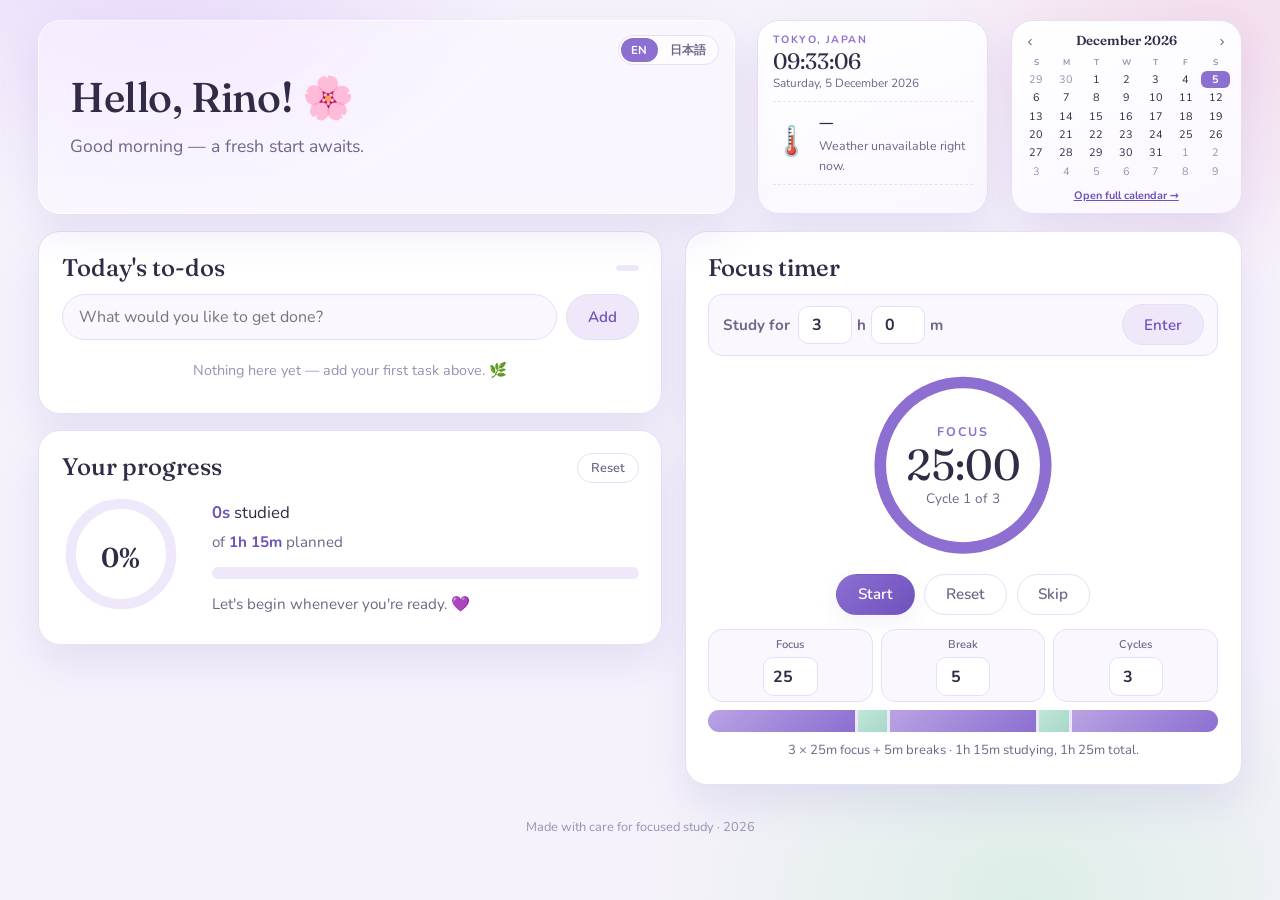
<file: index.html>
<!DOCTYPE html>
<html lang="en">
<head>
  <meta charset="UTF-8" />
  <meta name="viewport" content="width=device-width, initial-scale=1.0" />
  <meta name="description" content="Rino's study companion — Tokyo time & weather, a to-do list, a customizable Pomodoro timer, and your study progress." />
  <title>Hello, Rino! · Study Companion</title>
  <link rel="preconnect" href="https://fonts.googleapis.com" />
  <link rel="preconnect" href="https://fonts.gstatic.com" crossorigin />
  <link href="https://fonts.googleapis.com/css2?family=Fraunces:opsz,wght@9..144,400;9..144,500;9..144,600&family=Nunito:wght@300;400;500;600;700&display=swap" rel="stylesheet" />
  <link rel="stylesheet" href="css/styles.css" />
</head>
<body>
  <div class="aurora" aria-hidden="true"></div>

  <main class="shell">
    <!-- ===== Header ===== -->
    <header class="hero">
      <div class="hero-greeting">
        <div class="lang-switch" data-lang-switch role="group" aria-label="Language">
          <button type="button" data-lang="en">EN</button>
          <button type="button" data-lang="ja">日本語</button>
        </div>
        <h1><span data-i18n="greeting">Hello, Rino!</span> <span class="wave" aria-hidden="true">🌙</span></h1>
        <p class="subtitle" data-greeting-sub>Ready to focus?</p>
      </div>

      <section class="weather-card" data-weather aria-label="Tokyo time and weather">
        <div class="weather-time">
          <span class="weather-loc" data-i18n="tokyo">Tokyo, Japan</span>
          <span class="clock" data-clock>--:--:--</span>
          <span class="date" data-date>—</span>
        </div>
        <div class="weather-now">
          <span class="weather-icon" data-weather-icon aria-hidden="true">…</span>
          <div class="weather-readout">
            <span class="temp" data-temp>—</span>
            <span class="cond" data-cond>Loading weather…</span>
            <span class="humidity" data-humidity></span>
          </div>
        </div>
        <ul class="forecast" data-forecast aria-label="3-day forecast"></ul>
      </section>

      <section class="cal-card" aria-label="Calendar">
        <div class="cc-head">
          <button type="button" data-cc-prev aria-label="Previous month">‹</button>
          <strong data-cc-title>—</strong>
          <button type="button" data-cc-next aria-label="Next month">›</button>
        </div>
        <div class="cc-grid" data-cc-grid></div>
        <a class="cc-open" href="calendar.html" data-i18n="openCal">Open full calendar →</a>
      </section>
    </header>

    <!-- ===== Dashboard ===== -->
    <div class="dash-grid">
      <!-- Left column: to-do + progress -->
      <div class="dash-col">
        <!-- To-do -->
        <section class="panel todo" aria-label="To-do list">
          <div class="panel-head">
            <h2 data-i18n="todos">Today's to-dos</h2>
            <span class="counter" data-todo-counter></span>
          </div>
          <form class="todo-add" data-todo-form>
            <input type="text" data-todo-input data-i18n-ph="todoPlaceholder" placeholder="What would you like to get done?" aria-label="New to-do" maxlength="120" />
            <button type="submit" class="btn btn-soft" aria-label="Add to-do" data-i18n="add">Add</button>
          </form>
          <ul class="todo-list" data-todo-list></ul>
          <p class="empty-note" data-todo-empty data-i18n="todoEmpty">Nothing here yet — add your first task above. 🌿</p>
        </section>

        <!-- Progress -->
        <section class="panel progress" aria-label="Study progress">
          <div class="panel-head">
            <h2 data-i18n="progressTitle">Your progress</h2>
            <button type="button" class="btn btn-ghost btn-tiny" data-reset-progress data-i18n="reset">Reset</button>
          </div>
          <div class="progress-body">
            <div class="progress-ring-wrap">
              <svg class="pring" viewBox="0 0 160 160" data-progress-ring>
                <circle class="pring-track" cx="80" cy="80" r="68" />
                <circle class="pring-fill" cx="80" cy="80" r="68" data-progress-fill />
              </svg>
              <div class="pring-center">
                <span class="pring-pct" data-progress-pct>0%</span>
              </div>
            </div>
            <div class="progress-stats">
              <p class="progress-line" data-studied-line></p>
              <p class="progress-line muted" data-planned-line></p>
              <div class="progress-bar"><span data-progress-bar></span></div>
              <p class="affirm" data-affirm>Let's begin whenever you're ready. 💜</p>
            </div>
          </div>
        </section>
      </div>

      <!-- Right column: Pomodoro -->
      <section class="panel pomodoro" data-pomodoro aria-label="Pomodoro timer">
        <div class="panel-head">
          <h2 data-i18n="focusTimer">Focus timer</h2>
          <button type="button" class="btn btn-ghost btn-tiny" data-edit-plan hidden data-i18n="editPlan">Edit plan</button>
        </div>

        <!-- Decide duration first (full-width, above the clock) -->
        <div class="pomo-duration" data-pomo-duration>
          <label><span data-i18n="studyFor">Study for</span>
            <span class="inline-inputs">
              <input type="number" min="0" max="12" data-total-hours value="3" aria-label="Study hours" /> <span data-i18n="hUnit">h</span>
              <input type="number" min="0" max="59" step="5" data-total-mins value="0" aria-label="Study minutes" /> <span data-i18n="mUnit">m</span>
            </span>
          </label>
          <button type="button" class="btn btn-soft" data-suggest data-i18n="enter">Enter</button>
        </div>

        <!-- Timer -->
        <div class="pomo-timer">
          <div class="ring-wrap">
            <svg class="ring" viewBox="0 0 220 220" data-ring>
              <circle class="ring-track" cx="110" cy="110" r="100" />
              <circle class="ring-progress" cx="110" cy="110" r="100" data-ring-progress />
            </svg>
            <div class="ring-center">
              <span class="phase-label" data-phase>Focus</span>
              <span class="ring-time" data-ring-time>25:00</span>
              <span class="cycle-label" data-cycle-label>Cycle 1 of 3</span>
            </div>
          </div>
          <div class="timer-controls">
            <button type="button" class="btn btn-primary" data-start data-i18n="start">Start</button>
            <button type="button" class="btn btn-soft" data-pause hidden data-i18n="pause">Pause</button>
            <button type="button" class="btn btn-ghost" data-reset data-i18n="reset">Reset</button>
            <button type="button" class="btn btn-ghost" data-skip data-i18n="skip">Skip</button>
          </div>
        </div>

        <!-- Setup (hidden once a session starts) -->
        <div class="pomo-setup" data-pomo-setup>
          <div class="setup-grid">
            <label><span data-i18n="focus">Focus</span><input type="number" min="5" max="90" data-focus-len value="25" /></label>
            <label><span data-i18n="breakLabel">Break</span><input type="number" min="1" max="30" data-break-len value="5" /></label>
            <label><span data-i18n="cyclesLabel">Cycles</span><input type="number" min="1" max="20" data-cycles value="3" /></label>
          </div>

          <div class="schedule" data-schedule aria-label="Session schedule"></div>
          <p class="schedule-summary" data-schedule-summary></p>
        </div>
      </section>
    </div><!-- /.dash-grid -->

    <footer class="foot">
      <p><span data-i18n="footer">Made with care for focused study</span> · <span data-year></span></p>
    </footer>
  </main>

  <script src="js/app.js"></script>
</body>
</html>
</file>
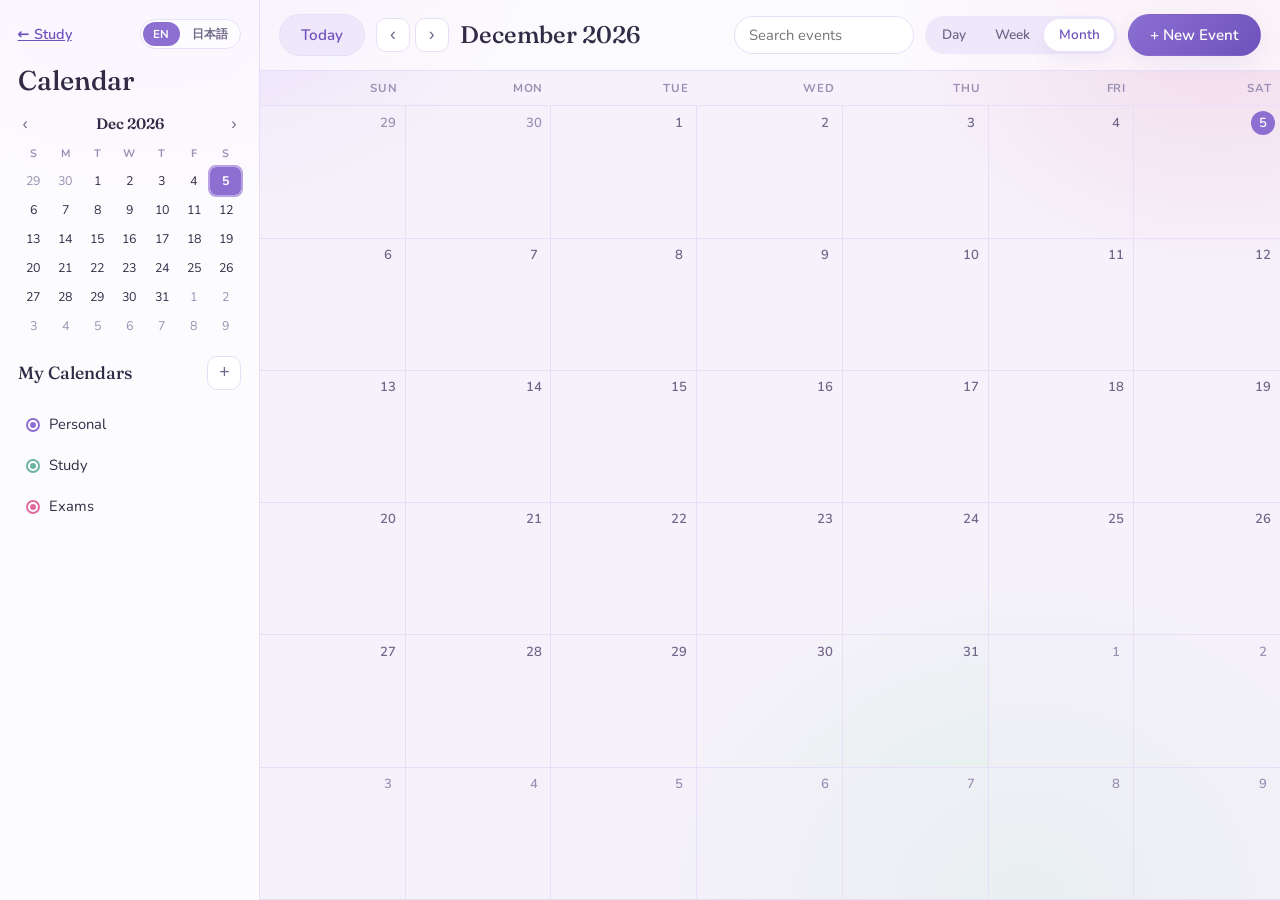
<file: calendar.html>
<!DOCTYPE html>
<html lang="en">
<head>
  <meta charset="UTF-8" />
  <meta name="viewport" content="width=device-width, initial-scale=1.0" />
  <meta name="description" content="Rino's calendar — month, week, and day views with events, multiple calendars, recurrence, and search." />
  <title>Calendar · Hello, Rino!</title>
  <link rel="preconnect" href="https://fonts.googleapis.com" />
  <link rel="preconnect" href="https://fonts.gstatic.com" crossorigin />
  <link href="https://fonts.googleapis.com/css2?family=Fraunces:opsz,wght@9..144,400;9..144,500;9..144,600&family=Nunito:wght@300;400;500;600;700&display=swap" rel="stylesheet" />
  <link rel="stylesheet" href="css/styles.css" />
  <link rel="stylesheet" href="css/calendar.css" />
</head>
<body>
  <div class="aurora" aria-hidden="true"></div>

  <div class="cal-app">
    <!-- ===== Sidebar ===== -->
    <aside class="cal-sidebar" data-sidebar>
      <div class="cal-side-top">
        <a class="cal-back" href="index.html" data-i18n="study">← Study</a>
        <div class="lang-switch" data-lang-switch role="group" aria-label="Language">
          <button type="button" data-lang="en">EN</button>
          <button type="button" data-lang="ja">日本語</button>
        </div>
      </div>
      <h1 class="cal-brand" data-i18n="calendar">Calendar</h1>

      <div class="mini-cal" data-mini></div>

      <div class="cal-list-head">
        <h2 data-i18n="myCalendars">My Calendars</h2>
        <button type="button" class="icon-btn" data-add-calendar aria-label="Add calendar">+</button>
      </div>
      <ul class="cal-list" data-cal-list></ul>
    </aside>

    <!-- ===== Main ===== -->
    <main class="cal-main">
      <header class="cal-toolbar">
        <div class="tb-left">
          <button type="button" class="icon-btn" data-menu aria-label="Toggle sidebar">☰</button>
          <button type="button" class="btn btn-soft" data-today data-i18n="today">Today</button>
          <div class="nav-arrows">
            <button type="button" class="icon-btn" data-prev aria-label="Previous">‹</button>
            <button type="button" class="icon-btn" data-next aria-label="Next">›</button>
          </div>
          <h2 class="cal-title" data-title>—</h2>
        </div>

        <div class="tb-right">
          <div class="search-wrap">
            <input type="search" placeholder="Search events" data-i18n-ph="searchPh" data-search aria-label="Search events" />
            <ul class="search-results" data-search-results hidden></ul>
          </div>
          <div class="view-switch" role="tablist" aria-label="Calendar view">
            <button type="button" data-view="day" role="tab" data-i18n="day">Day</button>
            <button type="button" data-view="week" role="tab" data-i18n="week">Week</button>
            <button type="button" data-view="month" role="tab" class="active" data-i18n="month">Month</button>
          </div>
          <button type="button" class="btn btn-primary" data-new-event data-i18n="newEvent">+ New Event</button>
        </div>
      </header>

      <section class="cal-surface" data-surface aria-live="polite"></section>
    </main>
  </div>

  <!-- ===== Event editor dialog ===== -->
  <div class="modal-backdrop" data-modal hidden>
    <div class="modal" role="dialog" aria-modal="true" aria-labelledby="evt-title-label">
      <header class="modal-head">
        <h3 id="evt-title-label" data-i18n="event">Event</h3>
        <button type="button" class="icon-btn" data-modal-close aria-label="Close">×</button>
      </header>

      <form class="evt-form" data-evt-form>
        <input type="hidden" data-evt-id />
        <div class="field">
          <input type="text" data-evt-title placeholder="Title" data-i18n-ph="titlePh" aria-label="Event title" maxlength="140" required />
        </div>

        <div class="field row">
          <label class="check"><input type="checkbox" data-evt-allday /> <span data-i18n="allDay">All-day</span></label>
          <select data-evt-calendar aria-label="Calendar"></select>
        </div>

        <div class="field grid2">
          <label><span data-i18n="starts">Starts</span>
            <span class="dt">
              <input type="date" data-evt-start-date />
              <input type="time" data-evt-start-time />
            </span>
          </label>
          <label><span data-i18n="ends">Ends</span>
            <span class="dt">
              <input type="date" data-evt-end-date />
              <input type="time" data-evt-end-time />
            </span>
          </label>
        </div>

        <div class="field">
          <label><span data-i18n="repeat">Repeat</span>
            <select data-evt-repeat>
              <option value="none" data-i18n="repNever">Never</option>
              <option value="daily" data-i18n="repDaily">Every day</option>
              <option value="weekly" data-i18n="repWeekly">Every week</option>
              <option value="monthly" data-i18n="repMonthly">Every month</option>
              <option value="yearly" data-i18n="repYearly">Every year</option>
            </select>
          </label>
        </div>

        <div class="field">
          <input type="text" data-evt-location placeholder="Location" data-i18n-ph="locationPh" aria-label="Location" />
        </div>
        <div class="field">
          <textarea data-evt-notes placeholder="Notes" data-i18n-ph="notesPh" rows="3" aria-label="Notes"></textarea>
        </div>

        <p class="form-error" data-evt-error role="alert"></p>

        <footer class="modal-foot">
          <button type="button" class="btn btn-ghost danger" data-evt-delete hidden data-i18n="del">Delete</button>
          <span class="spacer"></span>
          <button type="button" class="btn btn-ghost" data-modal-cancel data-i18n="cancel">Cancel</button>
          <button type="submit" class="btn btn-primary" data-i18n="save">Save</button>
        </footer>
      </form>
    </div>
  </div>

  <script src="js/calendar.js"></script>
</body>
</html>
</file>
<file: css/styles.css>
/* ============================================================
   Rino's Study Companion — lavender & lilac theme
   ============================================================ */

:root {
  --bg: #f6f2fb;
  --bg-2: #efe8fa;
  --surface: #ffffff;
  --surface-soft: #faf7ff;
  --ink: #322b46;
  --ink-soft: #6f6688;
  --ink-faint: #9a90b4;
  --line: #e8def7;
  --lilac: #b9a3e3;
  --lilac-deep: #8c6fd1;
  --lilac-deeper: #6f51bd;
  --lavender: #cdbcef;
  --mint: #a8d8c8;        /* break accent */
  --mint-deep: #6cb3a0;
  --rose: #e9b7d4;
  --shadow: 0 18px 40px rgba(108, 81, 189, 0.12);
  --shadow-sm: 0 8px 20px rgba(108, 81, 189, 0.08);
  --radius: 22px;
  --radius-sm: 14px;
  --ease: cubic-bezier(0.4, 0, 0.2, 1);
}

*, *::before, *::after { box-sizing: border-box; }

html { scroll-behavior: smooth; }

body {
  margin: 0;
  font-family: "Nunito", system-ui, sans-serif;
  font-weight: 400;
  color: var(--ink);
  background: var(--bg);
  line-height: 1.6;
  -webkit-font-smoothing: antialiased;
  min-height: 100vh;
}

/* soft animated backdrop */
.aurora {
  position: fixed;
  inset: 0;
  z-index: -1;
  background:
    radial-gradient(40rem 30rem at 12% -8%, #e7d8fb 0%, transparent 60%),
    radial-gradient(36rem 28rem at 95% 4%, #f3dcec 0%, transparent 55%),
    radial-gradient(40rem 34rem at 80% 100%, #ddeee7 0%, transparent 60%),
    var(--bg);
}

h1, h2, h3 {
  font-family: "Fraunces", Georgia, serif;
  font-weight: 500;
  line-height: 1.12;
  margin: 0;
  color: var(--ink);
}

.shell {
  width: 100%;
  max-width: 1500px;
  margin: 0 auto;
  padding: clamp(0.85rem, 1.6vw, 1.25rem) clamp(1rem, 3vw, 2.5rem) 0.5rem;
  display: flex;
  flex-direction: column;
  gap: clamp(0.85rem, 1.5vw, 1.1rem);
}

/* Dashboard: left column (to-do + progress) | right column (timer) */
.dash-grid {
  display: grid;
  grid-template-columns: minmax(0, 1.12fr) minmax(0, 1fr);
  gap: clamp(1rem, 2vw, 1.4rem);
  align-items: stretch;
}
.dash-col {
  display: flex;
  flex-direction: column;
  gap: clamp(0.75rem, 1.5vw, 1rem);
  min-width: 0;
}
@media (max-width: 860px) {
  .dash-grid { grid-template-columns: 1fr; }
}

/* ---------- Buttons ---------- */
.btn {
  font-family: inherit;
  font-size: 0.95rem;
  font-weight: 600;
  border: 1px solid transparent;
  border-radius: 999px;
  padding: 0.6rem 1.3rem;
  cursor: pointer;
  transition: transform 0.18s var(--ease), background 0.2s var(--ease), box-shadow 0.2s var(--ease), color 0.2s var(--ease);
}
.btn:hover { transform: translateY(-2px); }
.btn:active { transform: translateY(0); }
.btn:focus-visible { outline: 3px solid var(--lavender); outline-offset: 2px; }

.btn-primary {
  background: linear-gradient(135deg, var(--lilac-deep), var(--lilac-deeper));
  color: #fff;
  box-shadow: var(--shadow-sm);
}
.btn-primary:hover { background: linear-gradient(135deg, var(--lilac-deeper), #5a3fa8); }

.btn-soft {
  background: var(--bg-2);
  color: var(--lilac-deeper);
  border-color: var(--line);
}
.btn-soft:hover { background: #e6daf9; }

.btn-ghost {
  background: transparent;
  color: var(--ink-soft);
  border-color: var(--line);
}
.btn-ghost:hover { color: var(--lilac-deeper); border-color: var(--lilac); }

.btn-tiny { padding: 0.3rem 0.8rem; font-size: 0.8rem; }

/* ---------- Hero ---------- */
.hero {
  display: grid;
  grid-template-columns: minmax(0, 1fr) minmax(175px, 231px) minmax(175px, 231px);
  gap: clamp(0.9rem, 2vw, 1.4rem);
  align-items: stretch;
}

/* Frosted-glass greeting card filling the rest of the first row */
.hero-greeting {
  position: relative;
  align-self: stretch;
  display: flex;
  flex-direction: column;
  justify-content: center;
  gap: 0.25rem;
  padding: clamp(1.1rem, 2.4vw, 2rem);
  background: rgba(255, 255, 255, 0.38);
  backdrop-filter: blur(16px) saturate(150%);
  -webkit-backdrop-filter: blur(16px) saturate(150%);
  border: 1px solid rgba(255, 255, 255, 0.55);
  border-radius: var(--radius);
  box-shadow: var(--shadow);
}

/* Language switch (EN / 日本語) */
.lang-switch {
  position: absolute;
  top: 0.85rem;
  right: 0.9rem;
  display: inline-flex;
  gap: 2px;
  padding: 2px;
  background: rgba(255, 255, 255, 0.65);
  border: 1px solid var(--line);
  border-radius: 999px;
}
.lang-switch button {
  border: 0;
  background: none;
  cursor: pointer;
  font-family: inherit;
  font-weight: 700;
  font-size: 0.72rem;
  padding: 0.25rem 0.65rem;
  border-radius: 999px;
  color: var(--ink-soft);
  transition: background 0.15s var(--ease), color 0.15s var(--ease);
}
.lang-switch button:hover { color: var(--lilac-deeper); }
.lang-switch button.active { background: var(--lilac-deep); color: #fff; }

/* When space is tight, drop the cards under a full-width greeting */
@media (max-width: 1080px) {
  .hero { grid-template-columns: 1fr 1fr; }
  .hero-greeting { grid-column: 1 / -1; }
}
@media (max-width: 620px) {
  .hero { grid-template-columns: 1fr; }
}

.hero-greeting h1 {
  font-size: clamp(1.9rem, 3.4vw, 2.6rem);
  letter-spacing: -0.01em;
}
.wave { display: inline-block; }
.subtitle {
  margin: 0.5rem 0 0;
  color: var(--ink-soft);
  font-size: 1.1rem;
}
/* ---------- Mini calendar card ---------- */
.cal-card {
  background: linear-gradient(160deg, #ffffff 0%, var(--surface-soft) 100%);
  border: 1px solid var(--line);
  border-radius: var(--radius);
  box-shadow: var(--shadow);
  padding: 0.55rem 0.65rem;
  display: flex;
  flex-direction: column;
  gap: 0.3rem;
}
.cc-head { display: flex; align-items: center; justify-content: space-between; }
.cc-head strong { font-family: "Fraunces", serif; font-size: 0.82rem; font-weight: 600; }
.cc-head button {
  border: 0; background: none; cursor: pointer; color: var(--ink-soft);
  font-size: 0.95rem; line-height: 1; padding: 0.05rem 0.35rem; border-radius: 8px;
  transition: color 0.15s var(--ease), background 0.15s var(--ease);
}
.cc-head button:hover { color: var(--lilac-deeper); background: var(--bg-2); }

.cc-grid {
  display: grid;
  grid-template-columns: repeat(7, 1fr);
  grid-template-rows: auto repeat(6, 1fr);
  gap: 1px;
  flex: 1;
}
.cc-grid .dow {
  text-align: center; font-size: 0.52rem; font-weight: 700; color: var(--ink-faint);
  text-transform: uppercase; padding-bottom: 1px;
}
.cc-day {
  position: relative; display: flex; align-items: center; justify-content: center;
  font-size: 0.68rem; border-radius: 6px; cursor: pointer; color: var(--ink); min-height: 1rem;
  transition: background 0.12s var(--ease);
}
.cc-day:hover { background: var(--bg-2); }
.cc-day.muted { color: var(--ink-faint); }
.cc-day.today { background: var(--lilac-deep); color: #fff; font-weight: 700; }
.cc-dots { position: absolute; bottom: 1px; left: 0; right: 0; display: flex; gap: 2px; justify-content: center; }
.cc-dot { width: 3px; height: 3px; border-radius: 50%; }
.cc-day.today .cc-dot { background: #fff !important; }
.cc-open {
  text-align: center; font-size: 0.68rem; font-weight: 700; color: var(--lilac-deeper);
  margin-top: 0.1rem;
}
.cc-open:hover { color: var(--ink); }

/* ---------- Weather card ---------- */
.weather-card {
  background: linear-gradient(160deg, #ffffff 0%, var(--surface-soft) 100%);
  border: 1px solid var(--line);
  border-radius: var(--radius);
  box-shadow: var(--shadow);
  padding: 0.7rem 0.9rem;
  display: flex;
  flex-direction: column;
  gap: 0.5rem;
}

.weather-time { display: flex; flex-direction: column; }
.weather-loc {
  font-size: 0.66rem;
  text-transform: uppercase;
  letter-spacing: 0.14em;
  color: var(--lilac-deep);
  font-weight: 700;
}
.clock {
  font-family: "Fraunces", serif;
  font-size: 1.4rem;
  font-variant-numeric: tabular-nums;
  line-height: 1.1;
}
.date { color: var(--ink-soft); font-size: 0.74rem; }

.weather-now {
  display: flex;
  align-items: center;
  gap: 0.6rem;
  padding-top: 0.45rem;
  border-top: 1px dashed var(--line);
}
.weather-icon { font-size: 1.85rem; line-height: 1; }
.weather-readout { display: flex; flex-direction: column; }
.temp { font-size: 1.05rem; font-weight: 700; font-family: "Fraunces", serif; }
.cond { color: var(--ink-soft); font-size: 0.78rem; }
.humidity { color: var(--ink-faint); font-size: 0.68rem; }

.forecast {
  list-style: none;
  margin: 0;
  padding: 0.45rem 0 0;
  display: flex;
  gap: 0.35rem;
  border-top: 1px dashed var(--line);
}
.forecast li {
  flex: 1;
  text-align: center;
  background: var(--bg);
  border-radius: var(--radius-sm);
  padding: 0.35rem 0.15rem;
  font-size: 0.66rem;
  color: var(--ink-soft);
}
.forecast .f-day { font-weight: 700; color: var(--ink); display: block; }
.forecast .f-ico { font-size: 0.95rem; display: block; margin: 0.1rem 0; }
.forecast .f-temp { display: block; }

/* ---------- Panels ---------- */
.panel {
  background: var(--surface);
  border: 1px solid var(--line);
  border-radius: var(--radius);
  box-shadow: var(--shadow);
  padding: clamp(1.05rem, 2vw, 1.4rem);
}
.panel-head {
  display: flex;
  align-items: center;
  justify-content: space-between;
  margin-bottom: 0.75rem;
}
.panel-head h2 { font-size: 1.5rem; }
.counter {
  font-size: 0.82rem;
  color: var(--lilac-deep);
  background: var(--bg-2);
  padding: 0.2rem 0.7rem;
  border-radius: 999px;
  font-weight: 700;
}

/* ---------- To-do ---------- */
.todo-add { display: flex; gap: 0.6rem; margin-bottom: 0.7rem; }
.todo-add input {
  flex: 1;
  font-family: inherit;
  font-size: 1rem;
  padding: 0.7rem 1rem;
  border: 1px solid var(--line);
  border-radius: 999px;
  background: var(--surface-soft);
  color: var(--ink);
  transition: border-color 0.2s var(--ease), box-shadow 0.2s var(--ease);
}
.todo-add input:focus {
  outline: none;
  border-color: var(--lilac);
  box-shadow: 0 0 0 4px rgba(185, 163, 227, 0.2);
}

.todo-list { list-style: none; margin: 0; padding: 0; display: flex; flex-direction: column; gap: 0.45rem; max-height: 178px; overflow-y: auto; }
.todo-list::-webkit-scrollbar { width: 8px; }
.todo-list::-webkit-scrollbar-thumb { background: var(--line); border-radius: 8px; }
.todo-item {
  display: flex;
  align-items: center;
  gap: 0.75rem;
  padding: 0.7rem 0.9rem;
  background: var(--surface-soft);
  border: 1px solid var(--line);
  border-radius: var(--radius-sm);
  animation: pop 0.3s var(--ease);
}
@keyframes pop { from { opacity: 0; transform: translateY(-6px); } to { opacity: 1; transform: none; } }

.todo-check {
  appearance: none;
  width: 22px; height: 22px;
  border: 2px solid var(--lilac);
  border-radius: 50%;
  cursor: pointer;
  flex-shrink: 0;
  display: grid;
  place-items: center;
  transition: background 0.2s var(--ease), border-color 0.2s var(--ease);
}
.todo-check:checked { background: var(--lilac-deep); border-color: var(--lilac-deep); }
.todo-check:checked::after { content: "✓"; color: #fff; font-size: 0.8rem; font-weight: 700; }
.todo-check:focus-visible { outline: 3px solid var(--lavender); outline-offset: 2px; }

.todo-text { flex: 1; word-break: break-word; transition: color 0.2s var(--ease); }
.todo-item.done .todo-text { color: var(--ink-faint); text-decoration: line-through; }

.todo-del {
  background: none; border: 0; cursor: pointer;
  color: var(--ink-faint); font-size: 1.1rem; line-height: 1;
  padding: 0.2rem 0.4rem; border-radius: 8px;
  transition: color 0.2s var(--ease), background 0.2s var(--ease);
}
.todo-del:hover { color: #c45b8a; background: #fbeef4; }

.empty-note { color: var(--ink-faint); font-size: 0.9rem; text-align: center; padding: 0.5rem 0; margin: 0; }

/* ---------- Pomodoro ---------- */
.pomodoro { display: flex; flex-direction: column; }
.pomo-setup { margin-top: 0.9rem; }
.pomodoro.is-running .pomo-setup,
.pomodoro.is-running .pomo-duration { display: none; }
/* When running, the lone timer centers in the panel */
.pomodoro.is-running .pomo-timer { margin-top: auto; margin-bottom: auto; }

/* Full-width "decide how long" bar, sits above the clock */
.pomo-duration {
  display: flex;
  align-items: center;
  justify-content: space-between;
  gap: 0.6rem;
  width: 100%;
  background: var(--surface-soft);
  border: 1px solid var(--line);
  border-radius: var(--radius-sm);
  padding: 0.6rem 0.85rem;
  margin-bottom: 0.9rem;
}
.pomo-duration > label {
  color: var(--ink-soft); font-weight: 700; font-size: 0.95rem;
  display: flex; align-items: center; gap: 0.5rem;
}
.pomo-duration .btn { flex-shrink: 0; }
.inline-inputs { display: inline-flex; align-items: center; gap: 0.3rem; }

.pomo-setup input[type="number"],
.pomo-duration input[type="number"] {
  font-family: inherit;
  font-size: 1rem;
  font-weight: 700;
  width: 3.4rem;
  text-align: center;
  padding: 0.45rem 0.3rem;
  border: 1px solid var(--line);
  border-radius: 10px;
  background: var(--surface);
  color: var(--ink);
}
.pomo-setup input[type="number"]:focus,
.pomo-duration input[type="number"]:focus {
  outline: none; border-color: var(--lilac);
  box-shadow: 0 0 0 4px rgba(185, 163, 227, 0.2);
}

.setup-grid {
  display: grid;
  grid-template-columns: repeat(3, 1fr);
  gap: 0.5rem;
  margin-bottom: 0.5rem;
}
.setup-grid label {
  background: var(--surface-soft);
  border: 1px solid var(--line);
  border-radius: var(--radius-sm);
  padding: 0.35rem 0.4rem;
  text-align: center;
  font-size: 0.7rem;
  color: var(--ink-soft);
  font-weight: 600;
  display: flex;
  flex-direction: column;
  align-items: center;
  gap: 0.22rem;
}
.setup-grid input { margin-top: 0; width: 2.8rem; padding: 0.28rem 0.2rem; font-size: 0.9rem; }

.schedule {
  display: flex;
  gap: 3px;
  height: 22px;
  border-radius: 999px;
  overflow: hidden;
  background: var(--bg-2);
  margin-bottom: 0.5rem;
}
.schedule .blk { transition: flex 0.3s var(--ease); }
.schedule .blk-focus { background: linear-gradient(135deg, var(--lilac), var(--lilac-deep)); }
.schedule .blk-break { background: linear-gradient(135deg, #bfe6d9, var(--mint)); }
.schedule-summary { color: var(--ink-soft); font-size: 0.82rem; margin: 0; text-align: center; }

/* timer ring */
.pomo-timer { display: flex; flex-direction: column; align-items: center; gap: 0.8rem; }
.ring-wrap { position: relative; width: min(182px, 50vw); aspect-ratio: 1; }
.ring { width: 100%; height: 100%; transform: rotate(-90deg); }
.ring-track { fill: none; stroke: var(--bg-2); stroke-width: 14; }
.ring-progress {
  fill: none;
  stroke: url(#g);
  stroke: var(--lilac-deep);
  stroke-width: 14;
  stroke-linecap: round;
  transition: stroke-dashoffset 0.4s linear, stroke 0.4s var(--ease);
}
.ring-wrap.break .ring-progress { stroke: var(--mint-deep); }

.ring-center {
  position: absolute; inset: 0;
  display: flex; flex-direction: column;
  align-items: center; justify-content: center;
}
.phase-label {
  text-transform: uppercase;
  letter-spacing: 0.16em;
  font-size: 0.78rem;
  font-weight: 700;
  color: var(--lilac-deep);
}
.ring-wrap.break .phase-label { color: var(--mint-deep); }
.ring-time {
  font-family: "Fraunces", serif;
  font-size: clamp(2.1rem, 6vw, 2.7rem);
  font-variant-numeric: tabular-nums;
  line-height: 1.05;
}
.cycle-label { color: var(--ink-soft); font-size: 0.85rem; }

.timer-controls { display: flex; gap: 0.6rem; flex-wrap: wrap; justify-content: center; }

/* ---------- Progress ---------- */
.progress-body { display: flex; align-items: center; gap: clamp(1rem, 3vw, 2rem); flex-wrap: wrap; }
.progress-ring-wrap { position: relative; width: 118px; aspect-ratio: 1; flex-shrink: 0; }
.pring { width: 100%; height: 100%; transform: rotate(-90deg); }
.pring-track { fill: none; stroke: var(--bg-2); stroke-width: 14; }
.pring-fill {
  fill: none; stroke: var(--lilac-deep); stroke-width: 14; stroke-linecap: round;
  transition: stroke-dashoffset 0.6s var(--ease);
}
.pring-center { position: absolute; inset: 0; display: grid; place-items: center; }
.pring-pct { font-family: "Fraunces", serif; font-size: 1.7rem; font-weight: 600; }

.progress-stats { flex: 1; min-width: 200px; }
.progress-line { margin: 0 0 0.2rem; font-size: 1.05rem; }
.progress-line.muted { color: var(--ink-soft); font-size: 0.95rem; }
.progress-line strong { color: var(--lilac-deeper); }
.progress-bar {
  height: 12px; background: var(--bg-2); border-radius: 999px;
  overflow: hidden; margin: 0.8rem 0;
}
.progress-bar span {
  display: block; height: 100%; width: 0%;
  background: linear-gradient(90deg, var(--lavender), var(--lilac-deep));
  border-radius: 999px;
  transition: width 0.6s var(--ease);
}
.affirm { color: var(--ink-soft); font-size: 0.95rem; margin: 0; }

/* ---------- Footer ---------- */
.foot { text-align: center; color: var(--ink-faint); font-size: 0.8rem; padding-top: 0.1rem; }

/* ---------- Responsive ---------- */
@media (max-width: 720px) {
  .hero { grid-template-columns: 1fr; }
}

@media (prefers-reduced-motion: reduce) {
  *, *::before, *::after { animation: none !important; transition: none !important; }
  html { scroll-behavior: auto; }
}
</file>
<file: css/calendar.css>
/* ============================================================
   Rino's Calendar — layout & views (uses tokens from styles.css)
   ============================================================ */

.cal-app {
  display: grid;
  grid-template-columns: 260px 1fr;
  height: 100vh;
  max-height: 100vh;
  overflow: hidden;
}

/* ---------- Sidebar ---------- */
.cal-sidebar {
  background: rgba(255, 255, 255, 0.7);
  backdrop-filter: blur(8px);
  border-right: 1px solid var(--line);
  padding: 1.2rem 1.1rem;
  overflow-y: auto;
  display: flex;
  flex-direction: column;
  gap: 1rem;
}
.cal-side-top { display: flex; align-items: center; justify-content: space-between; gap: 0.5rem; }
.cal-side-top .lang-switch { position: static; }
.cal-back { font-weight: 600; font-size: 0.9rem; color: var(--lilac-deeper); }
.cal-brand { font-size: 1.7rem; }

.cal-list-head {
  display: flex; align-items: center; justify-content: space-between;
}
.cal-list-head h2 { font-size: 1.1rem; }

.cal-list { list-style: none; margin: 0; padding: 0; display: flex; flex-direction: column; gap: 0.2rem; }
.cal-row {
  display: flex; align-items: center; gap: 0.6rem;
  padding: 0.45rem 0.5rem; border-radius: 10px; cursor: pointer;
  transition: background 0.15s var(--ease);
}
.cal-row:hover { background: var(--bg-2); }
.cal-row .dot {
  width: 14px; height: 14px; border-radius: 50%; flex-shrink: 0;
  border: 2px solid transparent; box-shadow: inset 0 0 0 2px #fff;
}
.cal-row .dot.off { background: transparent !important; box-shadow: inset 0 0 0 2px var(--ink-faint); }
.cal-row .name { flex: 1; font-size: 0.92rem; }
.cal-row.off .name { color: var(--ink-faint); }
.cal-row .del {
  opacity: 0; border: 0; background: none; cursor: pointer; color: var(--ink-faint);
  font-size: 1rem; padding: 0 0.2rem; transition: opacity 0.15s, color 0.15s;
}
.cal-row:hover .del { opacity: 1; }
.cal-row .del:hover { color: #c45b8a; }

/* mini month */
.mini-cal { font-size: 0.78rem; }
.mini-head {
  display: flex; align-items: center; justify-content: space-between;
  margin-bottom: 0.3rem;
}
.mini-head strong { font-family: "Fraunces", serif; font-weight: 600; font-size: 0.95rem; }
.mini-head button { border: 0; background: none; cursor: pointer; color: var(--ink-soft); font-size: 1rem; padding: 0 0.3rem; }
.mini-grid { display: grid; grid-template-columns: repeat(7, 1fr); gap: 1px; }
.mini-grid span { text-align: center; padding: 0.25rem 0; border-radius: 6px; }
.mini-grid .dow { color: var(--ink-faint); font-weight: 700; font-size: 0.68rem; }
.mini-grid .day { cursor: pointer; color: var(--ink); }
.mini-grid .day:hover { background: var(--bg-2); }
.mini-grid .day.muted { color: var(--ink-faint); }
.mini-grid .day.today { background: var(--lilac-deep); color: #fff; font-weight: 700; }
.mini-grid .day.sel { outline: 2px solid var(--lilac); }

.icon-btn {
  border: 1px solid var(--line); background: var(--surface);
  width: 34px; height: 34px; border-radius: 10px; cursor: pointer;
  font-size: 1.1rem; line-height: 1; color: var(--ink-soft);
  display: grid; place-items: center;
  transition: background 0.15s var(--ease), color 0.15s, border-color 0.15s;
}
.icon-btn:hover { background: var(--bg-2); color: var(--lilac-deeper); border-color: var(--lilac); }

/* ---------- Main ---------- */
.cal-main { display: flex; flex-direction: column; overflow: hidden; }

.cal-toolbar {
  display: flex; align-items: center; justify-content: space-between;
  gap: 1rem; padding: 0.9rem 1.2rem; border-bottom: 1px solid var(--line);
  background: rgba(255,255,255,0.6); backdrop-filter: blur(8px);
  flex-wrap: wrap;
}
.tb-left, .tb-right { display: flex; align-items: center; gap: 0.7rem; }
.nav-arrows { display: flex; gap: 0.3rem; }
.cal-title { font-size: 1.5rem; min-width: 8ch; }

.search-wrap { position: relative; }
.search-wrap input {
  font-family: inherit; font-size: 0.92rem; padding: 0.5rem 0.9rem;
  border: 1px solid var(--line); border-radius: 999px; background: var(--surface);
  width: 180px; transition: width 0.2s var(--ease), border-color 0.2s;
}
.search-wrap input:focus { outline: none; border-color: var(--lilac); width: 220px; }
.search-results {
  position: absolute; top: 110%; right: 0; left: 0; z-index: 40;
  background: var(--surface); border: 1px solid var(--line); border-radius: 12px;
  box-shadow: var(--shadow); list-style: none; margin: 0; padding: 0.3rem;
  max-height: 320px; overflow-y: auto;
}
.search-results li {
  padding: 0.5rem 0.6rem; border-radius: 8px; cursor: pointer; font-size: 0.88rem;
  display: flex; align-items: center; gap: 0.5rem;
}
.search-results li:hover { background: var(--bg-2); }
.search-results .s-dot { width: 10px; height: 10px; border-radius: 50%; flex-shrink: 0; }
.search-results .s-date { color: var(--ink-faint); margin-left: auto; font-size: 0.78rem; white-space: nowrap; }
.search-results .none { color: var(--ink-faint); cursor: default; }

.view-switch {
  display: inline-flex; background: var(--bg-2); border-radius: 999px; padding: 3px;
}
.view-switch button {
  border: 0; background: none; cursor: pointer; font-family: inherit; font-weight: 600;
  font-size: 0.85rem; padding: 0.4rem 0.9rem; border-radius: 999px; color: var(--ink-soft);
  transition: background 0.18s var(--ease), color 0.18s;
}
.view-switch button.active { background: #fff; color: var(--lilac-deeper); box-shadow: var(--shadow-sm); }

.cal-surface { flex: 1; overflow: auto; position: relative; }

/* ---------- Month view ---------- */
.month {
  display: grid; grid-template-rows: auto 1fr; height: 100%;
}
.month-dow {
  display: grid; grid-template-columns: repeat(7, 1fr);
  border-bottom: 1px solid var(--line);
}
.month-dow span {
  padding: 0.5rem; text-align: right; font-size: 0.72rem; font-weight: 700;
  text-transform: uppercase; letter-spacing: 0.08em; color: var(--ink-faint);
}
.month-grid {
  display: grid; grid-template-columns: repeat(7, 1fr);
  grid-auto-rows: 1fr; min-height: 100%;
}
.m-cell {
  border-right: 1px solid var(--line); border-bottom: 1px solid var(--line);
  padding: 0.3rem; min-height: 96px; cursor: pointer; overflow: hidden;
  display: flex; flex-direction: column; gap: 2px;
}
.m-cell:nth-child(7n) { border-right: 0; }
.m-cell.muted { background: rgba(244, 240, 250, 0.5); }
.m-cell .num {
  align-self: flex-end; font-size: 0.82rem; font-weight: 600; color: var(--ink-soft);
  width: 24px; height: 24px; display: grid; place-items: center; border-radius: 50%;
}
.m-cell.muted .num { color: var(--ink-faint); }
.m-cell.today .num { background: var(--lilac-deep); color: #fff; }
.chip {
  font-size: 0.74rem; padding: 2px 6px; border-radius: 6px; cursor: pointer;
  color: #fff; white-space: nowrap; overflow: hidden; text-overflow: ellipsis;
  display: flex; align-items: center; gap: 4px;
}
.chip .ct { overflow: hidden; text-overflow: ellipsis; }
.chip.allday { font-weight: 600; }
.chip.timed { background: transparent !important; color: var(--ink); padding-left: 2px; }
.chip.timed .cdot { width: 8px; height: 8px; border-radius: 50%; flex-shrink: 0; }
.chip .ctime { opacity: 0.85; font-variant-numeric: tabular-nums; }
.m-more { font-size: 0.72rem; color: var(--ink-soft); cursor: pointer; padding-left: 4px; font-weight: 600; }
.m-more:hover { color: var(--lilac-deeper); }

/* ---------- Time grid (week/day) ---------- */
.timegrid { display: grid; grid-template-rows: auto auto 1fr; height: 100%; }
.tg-allday {
  display: grid; border-bottom: 1px solid var(--line);
  min-height: 28px;
}
.tg-head {
  display: grid; border-bottom: 1px solid var(--line); position: sticky; top: 0;
  background: rgba(255,255,255,0.85); backdrop-filter: blur(6px); z-index: 5;
}
.tg-head .gutter, .tg-allday .gutter { border-right: 1px solid var(--line); }
.tg-head .dcol { padding: 0.4rem; text-align: center; border-right: 1px solid var(--line); }
.tg-head .dcol .dow { font-size: 0.7rem; text-transform: uppercase; color: var(--ink-faint); font-weight: 700; }
.tg-head .dcol .dnum {
  font-family: "Fraunces", serif; font-size: 1.3rem; font-weight: 600;
  width: 38px; height: 38px; line-height: 38px; border-radius: 50%; margin: 0.1rem auto 0;
}
.tg-head .dcol.today .dnum { background: var(--lilac-deep); color: #fff; }

.tg-allday .ad-col { border-right: 1px solid var(--line); padding: 2px; display: flex; flex-direction: column; gap: 2px; }
.tg-allday .gutter { display: grid; place-items: center; font-size: 0.62rem; color: var(--ink-faint); text-transform: uppercase; }

.tg-body { position: relative; overflow-y: auto; }
.tg-scroll { display: grid; position: relative; }
.tg-gutter { border-right: 1px solid var(--line); }
.tg-hour {
  height: 48px; border-bottom: 1px solid var(--line); position: relative;
}
.tg-gutter .tg-hour { text-align: right; }
.tg-gutter .hr-label {
  position: absolute; top: -8px; right: 6px; font-size: 0.68rem; color: var(--ink-faint);
}
.tg-daycol { border-right: 1px solid var(--line); position: relative; }
.tg-event {
  position: absolute; border-radius: 8px; color: #fff; padding: 3px 6px; overflow: hidden;
  font-size: 0.74rem; cursor: pointer; box-shadow: 0 2px 6px rgba(50,43,70,0.15);
  border: 1px solid rgba(255,255,255,0.4);
}
.tg-event .te-title { font-weight: 600; }
.tg-event .te-time { opacity: 0.9; font-size: 0.68rem; }
.now-line { position: absolute; left: 0; right: 0; height: 2px; background: #e0556f; z-index: 6; }
.now-line::before {
  content: ""; position: absolute; left: -5px; top: -4px; width: 10px; height: 10px;
  border-radius: 50%; background: #e0556f;
}

/* ---------- Modal ---------- */
.modal-backdrop {
  position: fixed; inset: 0; background: rgba(50, 43, 70, 0.35);
  backdrop-filter: blur(3px); display: grid; place-items: center; z-index: 100; padding: 1rem;
}
.modal-backdrop[hidden] { display: none; }
.modal {
  background: var(--surface); border-radius: var(--radius); box-shadow: var(--shadow);
  width: 100%; max-width: 440px; max-height: 92vh; overflow-y: auto;
  animation: pop 0.22s var(--ease);
}
.modal-head { display: flex; align-items: center; justify-content: space-between; padding: 1rem 1.2rem 0; }
.modal-head h3 { font-size: 1.3rem; }
.evt-form { padding: 0.8rem 1.2rem 1.2rem; display: flex; flex-direction: column; gap: 0.7rem; }
.evt-form .field { display: flex; flex-direction: column; gap: 0.3rem; }
.evt-form .field.row { flex-direction: row; align-items: center; gap: 0.8rem; }
.evt-form .grid2 { display: grid; grid-template-columns: 1fr 1fr; gap: 0.8rem; }
.evt-form label { font-size: 0.82rem; color: var(--ink-soft); font-weight: 600; display: flex; flex-direction: column; gap: 0.3rem; }
.evt-form .check { flex-direction: row; align-items: center; gap: 0.4rem; }
.evt-form input[type="text"], .evt-form textarea, .evt-form select,
.evt-form input[type="date"], .evt-form input[type="time"] {
  font-family: inherit; font-size: 0.95rem; padding: 0.55rem 0.7rem;
  border: 1px solid var(--line); border-radius: 10px; background: var(--surface-soft); color: var(--ink);
}
.evt-form input[data-evt-title] { font-size: 1.1rem; font-weight: 600; }
.evt-form input:focus, .evt-form textarea:focus, .evt-form select:focus {
  outline: none; border-color: var(--lilac); box-shadow: 0 0 0 3px rgba(185,163,227,0.2);
}
.evt-form .dt { display: flex; gap: 0.4rem; }
.evt-form.allday .dt input[type="time"] { display: none; }
.evt-form select[data-evt-calendar] { width: auto; flex: 1; }
.form-error { color: #c0392b; font-size: 0.85rem; margin: 0; min-height: 1em; }
.modal-foot { display: flex; align-items: center; gap: 0.5rem; padding-top: 0.4rem; }
.modal-foot .spacer { flex: 1; }
.btn.danger { color: #c0392b; }
.btn.danger:hover { border-color: #c0392b; color: #c0392b; }

/* ---------- Responsive ---------- */
.cal-sidebar.hidden { display: none; }
@media (max-width: 880px) {
  .cal-app { grid-template-columns: 1fr; }
  .cal-sidebar {
    position: fixed; inset: 0 30% 0 0; z-index: 60; box-shadow: var(--shadow);
  }
  .cal-sidebar.hidden { display: none; }
  .cal-title { font-size: 1.2rem; min-width: 0; }
  .tb-right .search-wrap { display: none; }
}
@media (min-width: 881px) {
  .cal-toolbar [data-menu] { display: none; }
}
</file>
